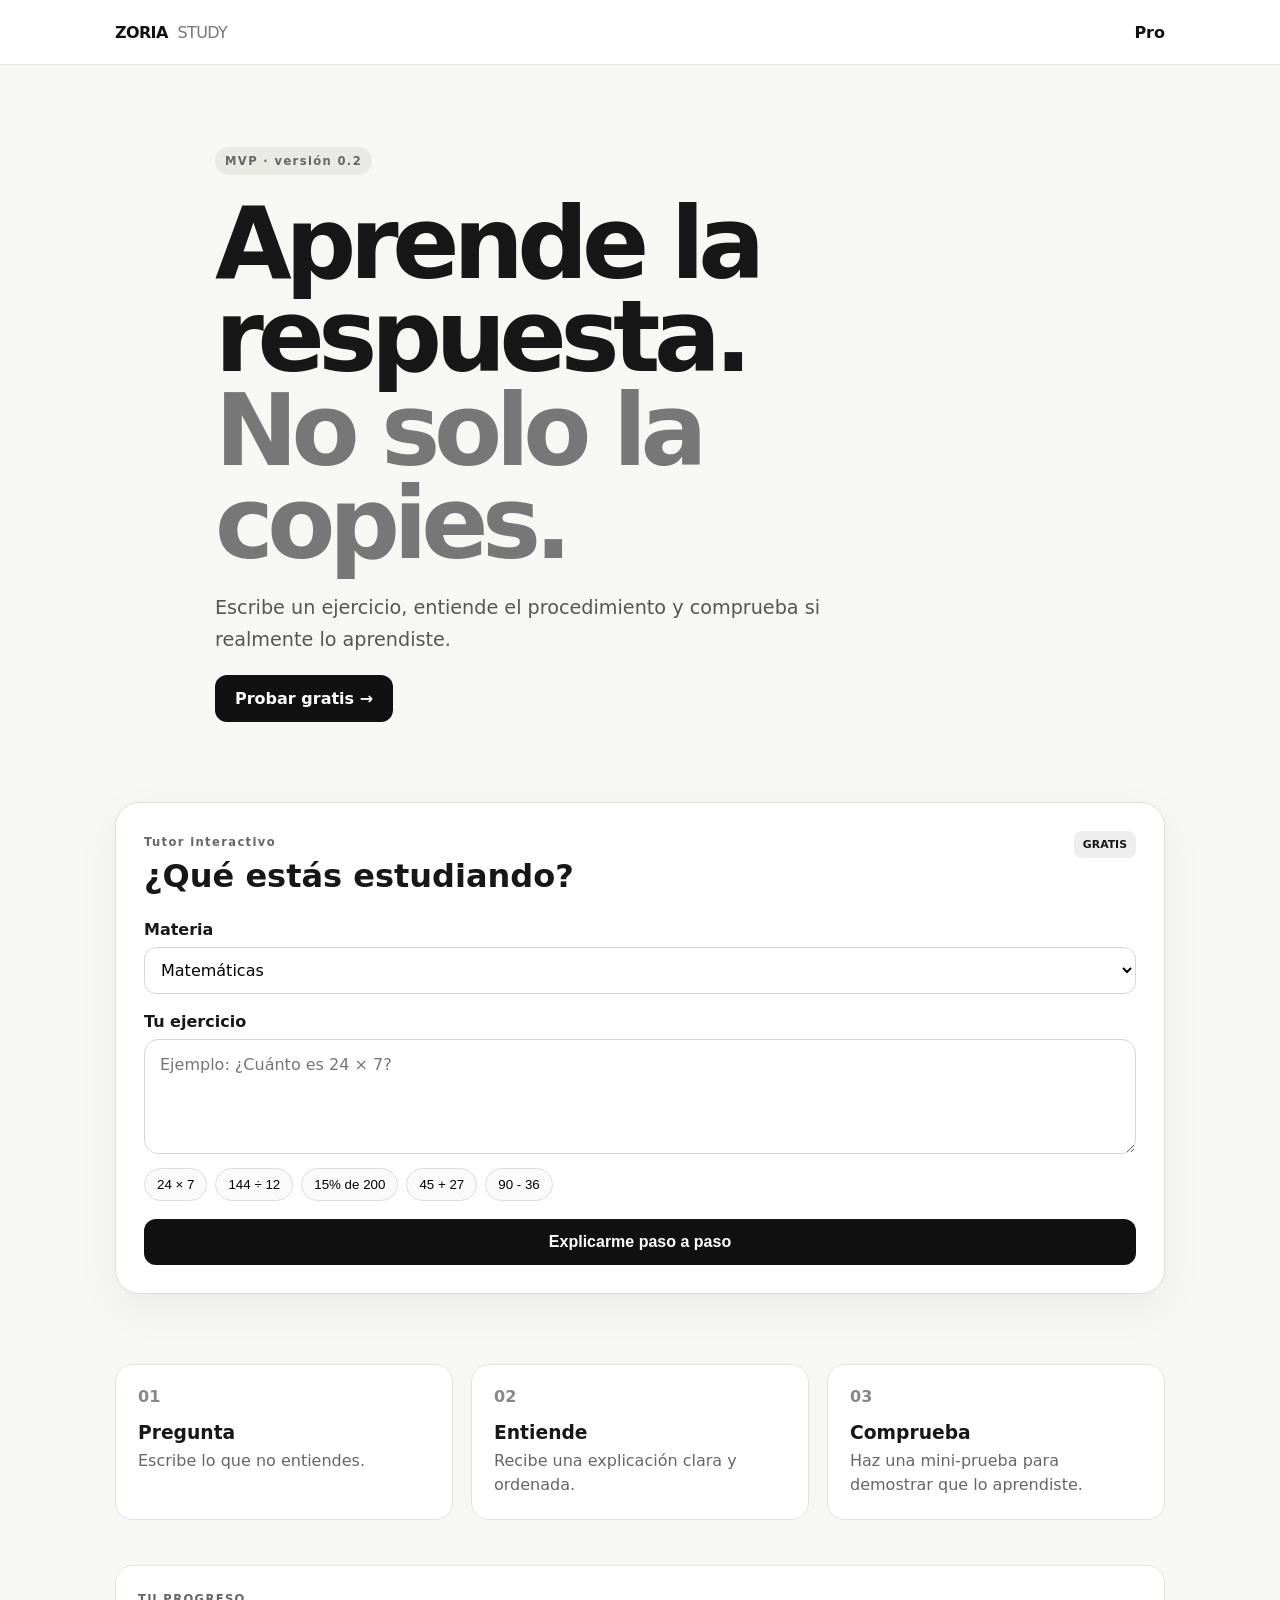
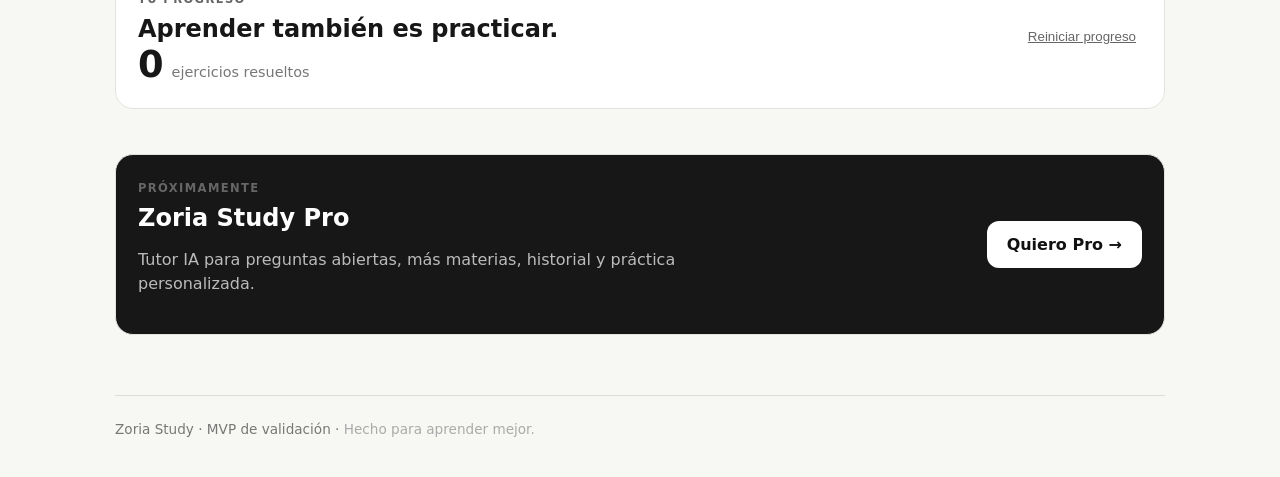
<file: index.html>
<!doctype html>
<html lang="es">
<head>
  <meta charset="utf-8">
  <meta name="viewport" content="width=device-width, initial-scale=1">
  <meta http-equiv="refresh" content="0; url=study/">
  <title>Zoria</title>
  <script>window.location.replace('study/');</script>
</head>
<body>
  <p>Abriendo Zoria Study… <a href="study/">Entrar</a></p>
</body>
</html>
</file>
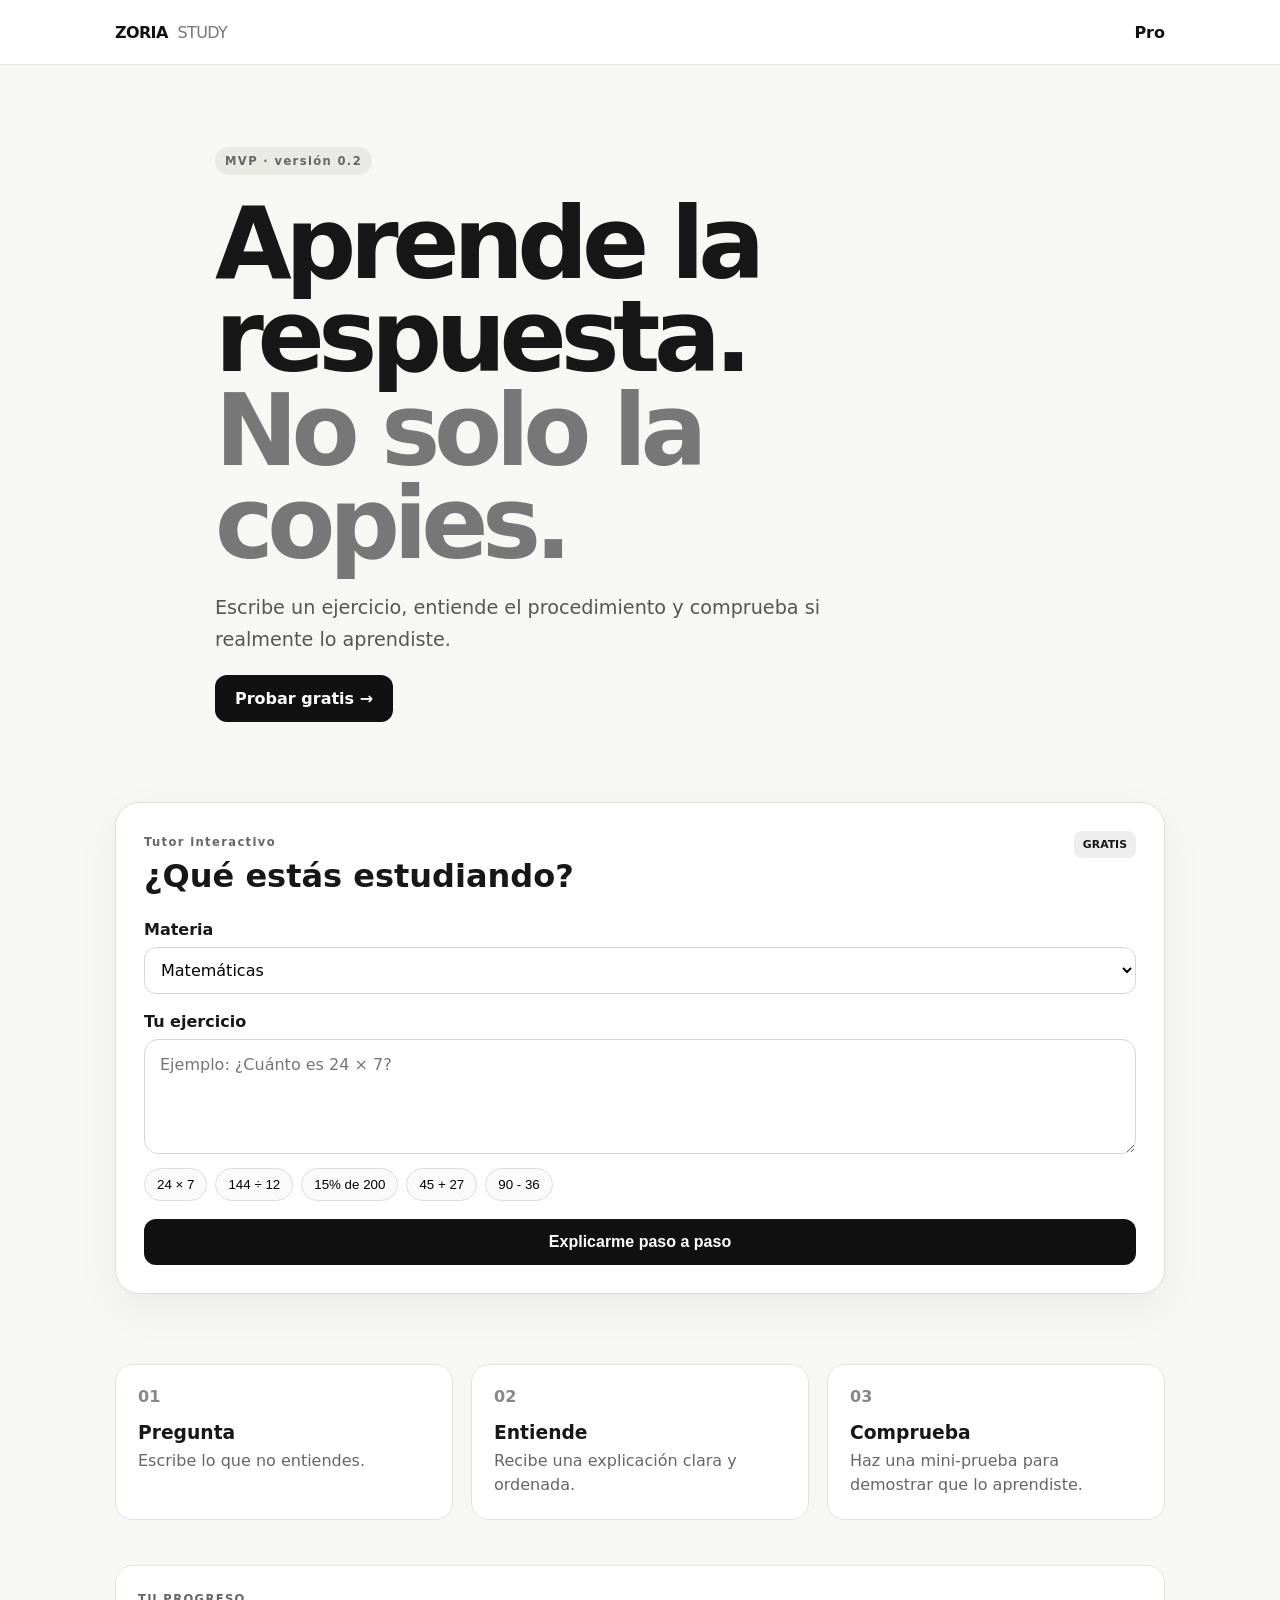
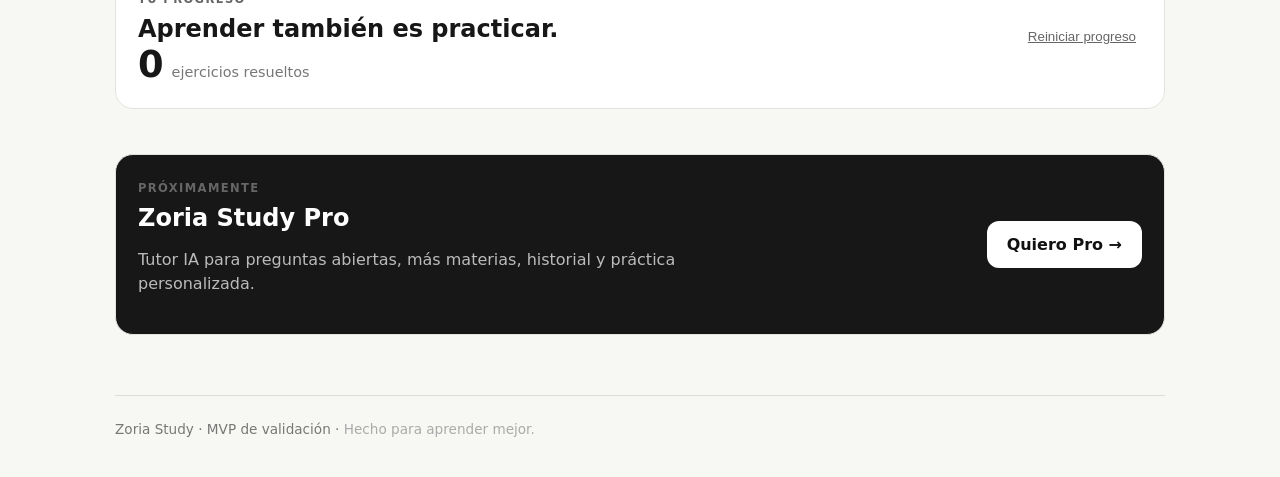
<file: study/index.html>
<!doctype html>
<html lang="es">
<head>
<meta charset="utf-8"><meta name="viewport" content="width=device-width,initial-scale=1">
<title>Zoria Study — Aprende, no solo copies</title>
<meta name="description" content="Tutor de estudio interactivo: explica, practica y comprueba que entendiste.">
<link rel="stylesheet" href="styles.css">
</head>
<body>
<header class="topbar"><div class="wrap nav"><a class="logo" href="./">ZORIA <span>STUDY</span></a><a class="pro-link" href="#pro">Pro</a></div></header>
<main>
<section class="hero wrap">
  <div class="badge">MVP · versión 0.2</div>
  <h1>Aprende la respuesta.<br><em>No solo la copies.</em></h1>
  <p>Escribe un ejercicio, entiende el procedimiento y comprueba si realmente lo aprendiste.</p>
  <a class="cta" href="#tutor">Probar gratis →</a>
</section>

<section id="tutor" class="wrap tutor">
<div class="panel">
  <div class="panel-head"><div><span class="kicker">Tutor interactivo</span><h2>¿Qué estás estudiando?</h2></div><span class="free">GRATIS</span></div>
  <div class="controls">
    <label for="subject">Materia</label>
    <select id="subject"><option>Matemáticas</option><option>Práctica general</option></select>
  </div>
  <label for="question">Tu ejercicio</label>
  <textarea id="question" placeholder="Ejemplo: ¿Cuánto es 24 × 7?"></textarea>
  <div class="chips">
    <button data-example="¿Cuánto es 24 × 7?">24 × 7</button>
    <button data-example="¿Cuánto es 144 ÷ 12?">144 ÷ 12</button>
    <button data-example="¿Cuánto es 15% de 200?">15% de 200</button>
    <button data-example="¿Cuánto es 45 + 27?">45 + 27</button>
    <button data-example="¿Cuánto es 90 - 36?">90 - 36</button>
  </div>
  <button id="solve" class="primary">Explicarme paso a paso</button>
  <div id="result" class="result hidden"></div>
</div>
</section>

<section class="wrap how">
  <div><span>01</span><h3>Pregunta</h3><p>Escribe lo que no entiendes.</p></div>
  <div><span>02</span><h3>Entiende</h3><p>Recibe una explicación clara y ordenada.</p></div>
  <div><span>03</span><h3>Comprueba</h3><p>Haz una mini-prueba para demostrar que lo aprendiste.</p></div>
</section>

<section class="wrap progress">
  <div><div><span class="kicker">TU PROGRESO</span><h2>Aprender también es practicar.</h2></div><div class="stats"><strong id="solved-count">0</strong><span>ejercicios resueltos</span></div></div>
  <button id="clear-progress" class="text-button">Reiniciar progreso</button>
</section>

<section id="pro" class="wrap pro">
  <div><span class="kicker">PRÓXIMAMENTE</span><h2>Zoria Study Pro</h2><p>Tutor IA para preguntas abiertas, más materias, historial y práctica personalizada.</p></div>
  <a class="cta light" href="mailto:zoria.study@example.com?subject=Quiero%20Zoria%20Study%20Pro">Quiero Pro →</a>
</section>
</main>
<footer class="wrap footer">Zoria Study · MVP de validación · <span>Hecho para aprender mejor.</span></footer>

<script>
const q=document.getElementById('question'), result=document.getElementById('result');
const countEl=document.getElementById('solved-count');
let solved=Number(localStorage.getItem('zoriaStudySolved')||0);
countEl.textContent=solved;

document.querySelectorAll('[data-example]').forEach(btn=>{
  btn.addEventListener('click',()=>{q.value=btn.dataset.example;q.focus();});
});

function fmt(n){return Number.isInteger(n)?String(n):String(Math.round(n*10000)/10000);}
function solve(t){
  const s=t.toLowerCase().replace(/,/g,'.').trim(); let m;
  m=s.match(/(\d+(?:\.\d+)?)\s*[×x*]\s*(\d+(?:\.\d+)?)/);
  if(m){let a=+m[1],b=+m[2],r=a*b;return {answer:fmt(r),steps:['Multiplica '+a+' × '+b,'Calcula '+a+' × '+b+' = '+fmt(r),'Resultado: '+fmt(r)]};}
  m=s.match(/(\d+(?:\.\d+)?)\s*(?:÷|\/|dividido por)\s*(\d+(?:\.\d+)?)/);
  if(m){let a=+m[1],b=+m[2];if(b===0)return null;let r=a/b;return {answer:fmt(r),steps:['Divide '+a+' entre '+b,a+' ÷ '+b+' = '+fmt(r),'Resultado: '+fmt(r)]};}
  m=s.match(/(\d+(?:\.\d+)?)\s*%\s*(?:de)\s*(\d+(?:\.\d+)?)/);
  if(m){let a=+m[1],b=+m[2],r=a*b/100;return {answer:fmt(r),steps:['Convierte '+a+'% a decimal: '+a+'/100 = '+fmt(a/100),'Multiplica '+fmt(a/100)+' × '+b,'Resultado: '+fmt(r)]};}
  m=s.match(/(\d+(?:\.\d+)?)\s*\+\s*(\d+(?:\.\d+)?)/);
  if(m){let a=+m[1],b=+m[2],r=a+b;return {answer:fmt(r),steps:['Suma '+a+' + '+b,'Resultado: '+fmt(r)]};}
  m=s.match(/(\d+(?:\.\d+)?)\s*-\s*(\d+(?:\.\d+)?)/);
  if(m){let a=+m[1],b=+m[2],r=a-b;return {answer:fmt(r),steps:['Resta '+a+' - '+b,'Resultado: '+fmt(r)]};}
  return null;
}

function renderQuiz(answer){
  const options=[answer,fmt(Number(answer)+1),fmt(Number(answer)-1),fmt(Number(answer)+2)].sort(()=>Math.random()-.5);
  return '<div class="quiz"><strong>Ahora tú</strong><p>¿Cuál es el resultado? Elige una opción para comprobar que lo entendiste.</p><div class="quiz-options">'+options.map(o=>'<button data-answer="'+o+'" data-correct="'+(o===answer)+'">'+o+'</button>').join('')+'</div><div id="quiz-feedback"></div></div>';
}

const API_URL='https://zoria-store.zoria-admin.workers.dev/api/tutor';

async function askAI(text, subject){
  const controller=new AbortController();
  const timeout=setTimeout(()=>controller.abort(),30000);
  let response;
  try{
    response=await fetch(API_URL,{
    method:'POST',
    headers:{'Content-Type':'application/json'},
    body:JSON.stringify({question:text,subject}),
    signal:controller.signal
  });
  clearTimeout(timeout);
  const data=await response.json().catch(()=>({}));
  if(!response.ok) throw new Error(data.error||'No se pudo conectar con Zoria IA.');
  return data;
  }catch(error){
    clearTimeout(timeout);
    if(error.name==='AbortError') throw new Error('Zoria IA tardó demasiado en responder.');
    throw error;
  }
}

function renderAI(data){
  const steps=Array.isArray(data.steps)?data.steps:[];
  return '<div class="ai-badge">ZORIA IA</div>'+
    '<div class="explanation"><h3>Explicación</h3><p>'+escapeHtml(data.explanation||'')+'</p></div>'+
    (steps.length?'<h3>Pasos</h3><ol>'+steps.map(x=>'<li>'+escapeHtml(x)+'</li>').join('')+'</ol>':'')+
    '<div class="quiz"><strong>Comprueba que aprendiste</strong><p>'+escapeHtml(data.checkQuestion||'¿Qué paso fue el más importante?')+'</p>'+
    '<details><summary>Ver respuesta de comprobación</summary><p>'+escapeHtml(data.checkAnswer||'')+'</p></details></div>';
}

function escapeHtml(value){
  return String(value??'').replace(/[&<>"']/g,c=>({'&':'&amp;','<':'&lt;','>':'&gt;','"':'&quot;',"'":'&#39;'}[c]));
}

document.getElementById('solve').addEventListener('click',async()=>{
  const text=q.value.trim();
  const subject=document.getElementById('subject').value;
  result.className='result';
  if(!text){result.innerHTML='<strong>Escribe un ejercicio primero.</strong>';return;}

  const data=solve(text);
  if(data){
    result.innerHTML='<div class="answer"><span>Respuesta</span><strong>'+data.answer+'</strong></div><h3>Así se hace</h3><ol>'+data.steps.map(x=>'<li>'+escapeHtml(x)+'</li>').join('')+'</ol>'+renderQuiz(data.answer);
    result.querySelectorAll('[data-answer]').forEach(btn=>btn.addEventListener('click',()=>{
      const feedback=document.getElementById('quiz-feedback');
      if(btn.dataset.correct==='true'){
        solved++;localStorage.setItem('zoriaStudySolved',solved);countEl.textContent=solved;
        feedback.innerHTML='<p class="success">✓ Correcto. Lo entendiste.</p>';
      }else feedback.innerHTML='<p class="try-again">Casi. Revisa los pasos y vuelve a intentarlo.</p>';
    }));
    return;
  }

  const solveButton=document.getElementById('solve');
  solveButton.disabled=true;
  solveButton.textContent='Zoria está pensando…';
  result.innerHTML='<div class="notice"><strong>Conectando con Zoria IA…</strong><p>Vamos a explicarlo paso a paso, no solo darte la respuesta.</p></div>';

  try{
    const ai=await askAI(text,subject);
    result.innerHTML=renderAI(ai);
    solved++;localStorage.setItem('zoriaStudySolved',solved);countEl.textContent=solved;
  }catch(error){
    result.innerHTML='<div class="notice"><strong>No pude conectar con Zoria IA todavía.</strong><p>'+escapeHtml(error.message)+'</p><p>La aritmética básica sigue funcionando mientras recuperamos la conexión.</p></div>';
  }finally{
    solveButton.disabled=false;
    solveButton.textContent='Explicarme paso a paso';
  }
});

document.getElementById('clear-progress').addEventListener('click',()=>{
  solved=0;localStorage.setItem('zoriaStudySolved',0);countEl.textContent=0;
});
</script>
</body>
</html>
</file>
<file: study/styles.css>
*{box-sizing:border-box}:root{font-family:Inter,ui-sans-serif,system-ui,-apple-system,BlinkMacSystemFont,"Segoe UI",sans-serif;color:#171717;background:#f7f7f4}body{margin:0}.wrap{width:min(1050px,calc(100% - 36px));margin:auto}.topbar{background:#fff;border-bottom:1px solid #e7e7e3;position:sticky;top:0;z-index:5}.nav{height:64px;display:flex;align-items:center;justify-content:space-between}.logo{font-weight:900;letter-spacing:-.04em;text-decoration:none;color:#111}.logo span{font-weight:500;margin-left:5px;color:#777}.pro-link{color:#111;text-decoration:none;font-weight:700}.hero{padding:82px 0 60px;max-width:850px}.badge,.kicker{font-size:.72rem;font-weight:800;letter-spacing:.12em;color:#666}.badge{display:inline-block;background:#eaeae5;padding:7px 10px;border-radius:99px}.hero h1{font-size:clamp(3rem,8vw,6.2rem);line-height:.94;letter-spacing:-.065em;margin:22px 0}.hero h1 em{font-style:normal;color:#777}.hero p{font-size:1.2rem;line-height:1.65;color:#555;max-width:680px}.cta,.primary{display:inline-block;border:0;border-radius:12px;background:#111;color:#fff;padding:14px 20px;font-weight:800;text-decoration:none;cursor:pointer}.tutor{padding:20px 0 55px}.panel{background:#fff;border:1px solid #deded9;border-radius:24px;padding:28px;box-shadow:0 15px 45px rgba(0,0,0,.05)}.panel-head{display:flex;justify-content:space-between;gap:15px;align-items:start}.panel h2{font-size:2rem;margin:7px 0 25px}.free{font-size:.68rem;font-weight:900;background:#eee;padding:7px 9px;border-radius:8px}.panel label{font-weight:800;display:block;margin-bottom:8px}.controls{margin-bottom:18px}.controls select{width:100%;border:1px solid #d7d7d2;border-radius:12px;padding:12px;background:#fff;font:inherit}.panel textarea{width:100%;min-height:115px;border:1px solid #d7d7d2;border-radius:14px;padding:15px;font:inherit;resize:vertical;outline:none}.panel textarea:focus,.controls select:focus{border-color:#111}.chips{display:flex;flex-wrap:wrap;gap:8px;margin:10px 0 18px}.chips button{border:1px solid #ddd;background:#fafafa;border-radius:99px;padding:8px 12px;cursor:pointer}.chips button:hover{background:#eee}.primary{width:100%;font-size:1rem}.result{margin-top:22px;border-top:1px solid #eee;padding-top:22px}.answer{display:flex;justify-content:space-between;align-items:center;background:#f1f1ed;border-radius:14px;padding:16px;margin-bottom:20px}.answer span{font-size:.75rem;text-transform:uppercase;font-weight:800;color:#666}.answer strong{font-size:1.7rem}.result h3{margin-bottom:8px}.result ol{line-height:1.8}.notice{padding:16px;background:#f1f1ed;border-radius:14px}.notice p{color:#666;line-height:1.6}.mini-link{font-weight:800;color:#111}.quiz{margin-top:22px;padding:18px;background:#fafaf7;border:1px solid #e5e5df;border-radius:16px}.quiz p{color:#666;line-height:1.5}.quiz-options{display:grid;grid-template-columns:repeat(4,1fr);gap:8px}.quiz-options button{border:1px solid #d7d7d2;background:#fff;border-radius:10px;padding:11px;font-weight:800;cursor:pointer}.success{font-weight:800}.try-again{font-weight:700}.hidden{display:none}.how{display:grid;grid-template-columns:repeat(3,1fr);gap:18px;padding:15px 0 45px}.how>div,.progress,.pro{background:#fff;border:1px solid #e3e3de;border-radius:18px;padding:22px}.how span{font-weight:900;color:#888}.how h3{margin:16px 0 6px}.how p{color:#666;margin:0;line-height:1.5}.progress{display:flex;align-items:center;justify-content:space-between;gap:20px;margin-bottom:45px}.progress h2{margin:8px 0 0}.stats{display:flex;align-items:baseline;gap:8px;white-space:nowrap}.stats strong{font-size:2.3rem}.stats span{color:#777;font-size:.9rem}.text-button{border:0;background:transparent;text-decoration:underline;cursor:pointer;color:#666}.pro{display:flex;justify-content:space-between;align-items:center;gap:25px;background:#171717;color:#fff;margin-bottom:60px}.pro h2{margin:8px 0}.pro p{color:#bbb;max-width:600px;line-height:1.5}.cta.light{background:#fff;color:#111;white-space:nowrap}.footer{border-top:1px solid #ddd;padding:25px 0 40px;color:#777;font-size:.85rem}.footer span{color:#aaa}@media(max-width:650px){.hero{padding-top:55px}.hero h1{font-size:3.4rem}.panel{padding:20px}.how{grid-template-columns:1fr}.progress{display:block}.stats{margin-top:18px}.quiz-options{grid-template-columns:repeat(2,1fr)}.pro{display:block}.cta.light{margin-top:12px}}
</file>
